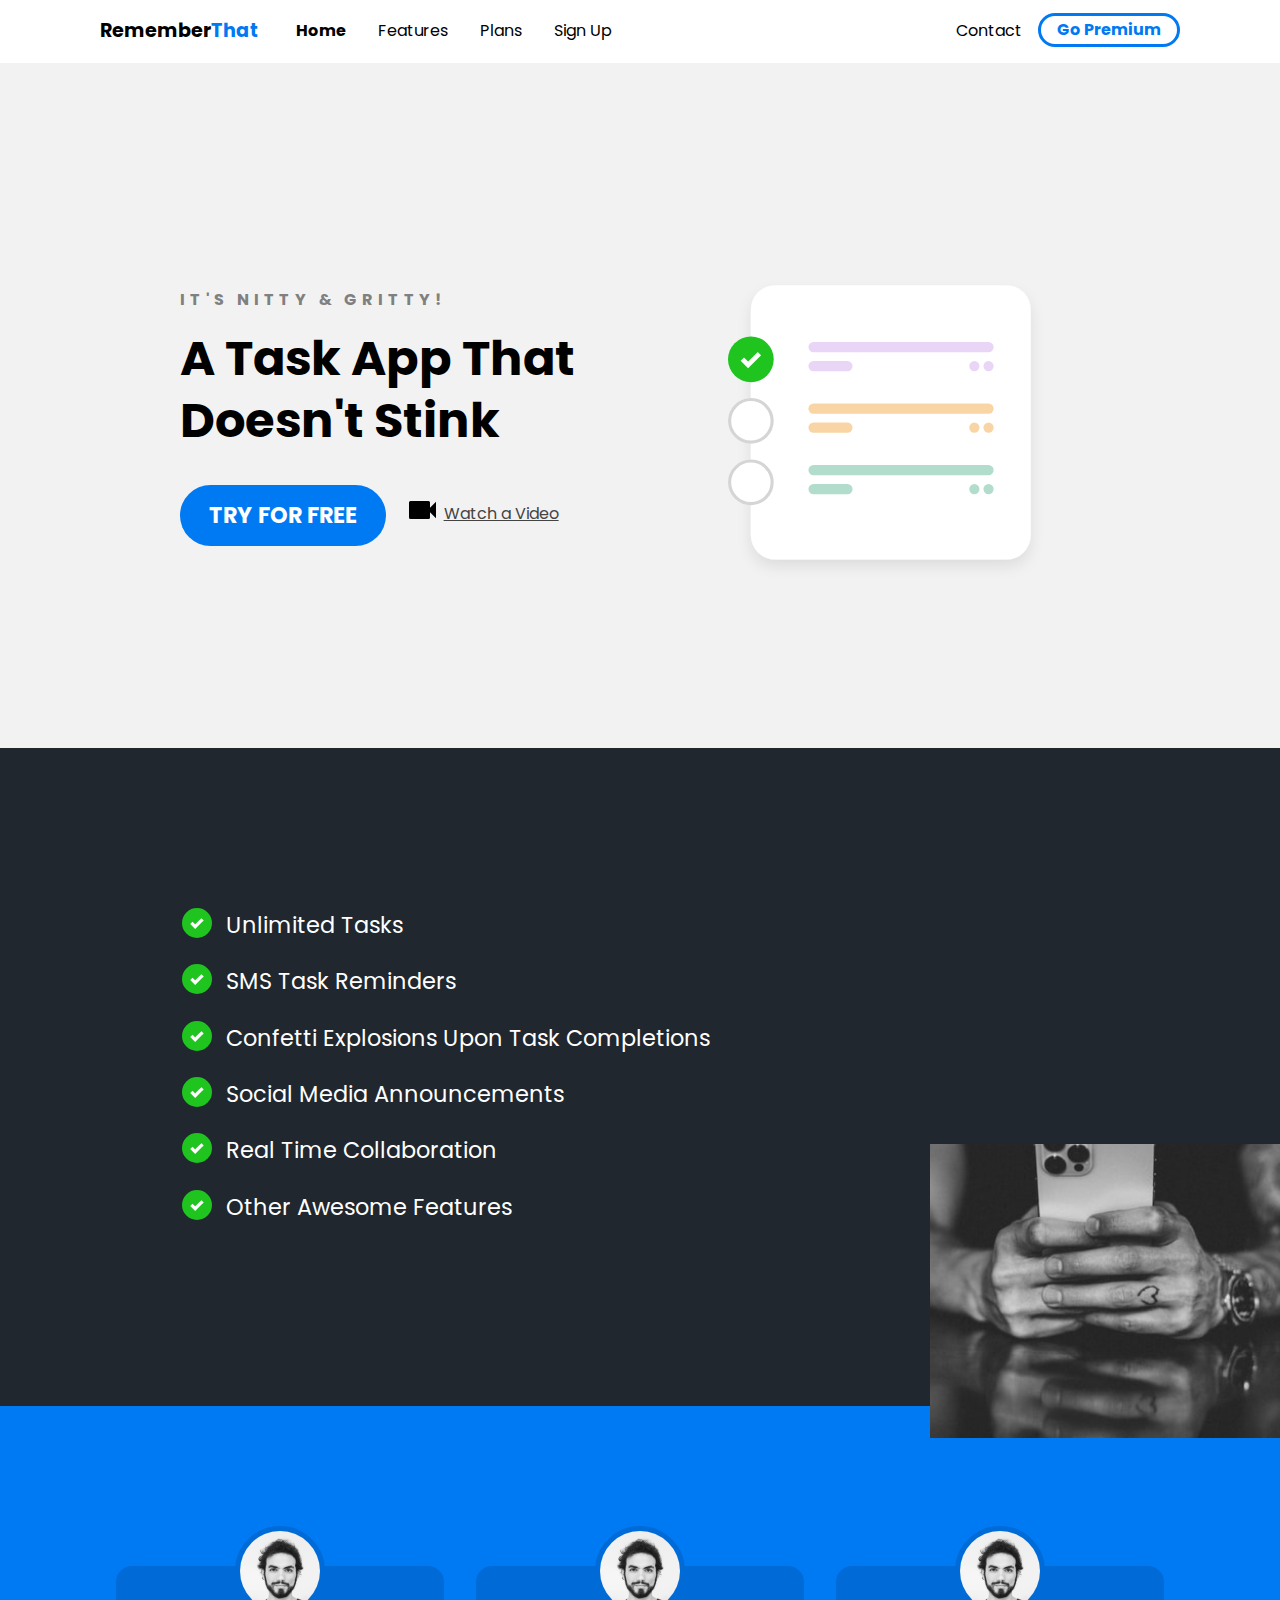
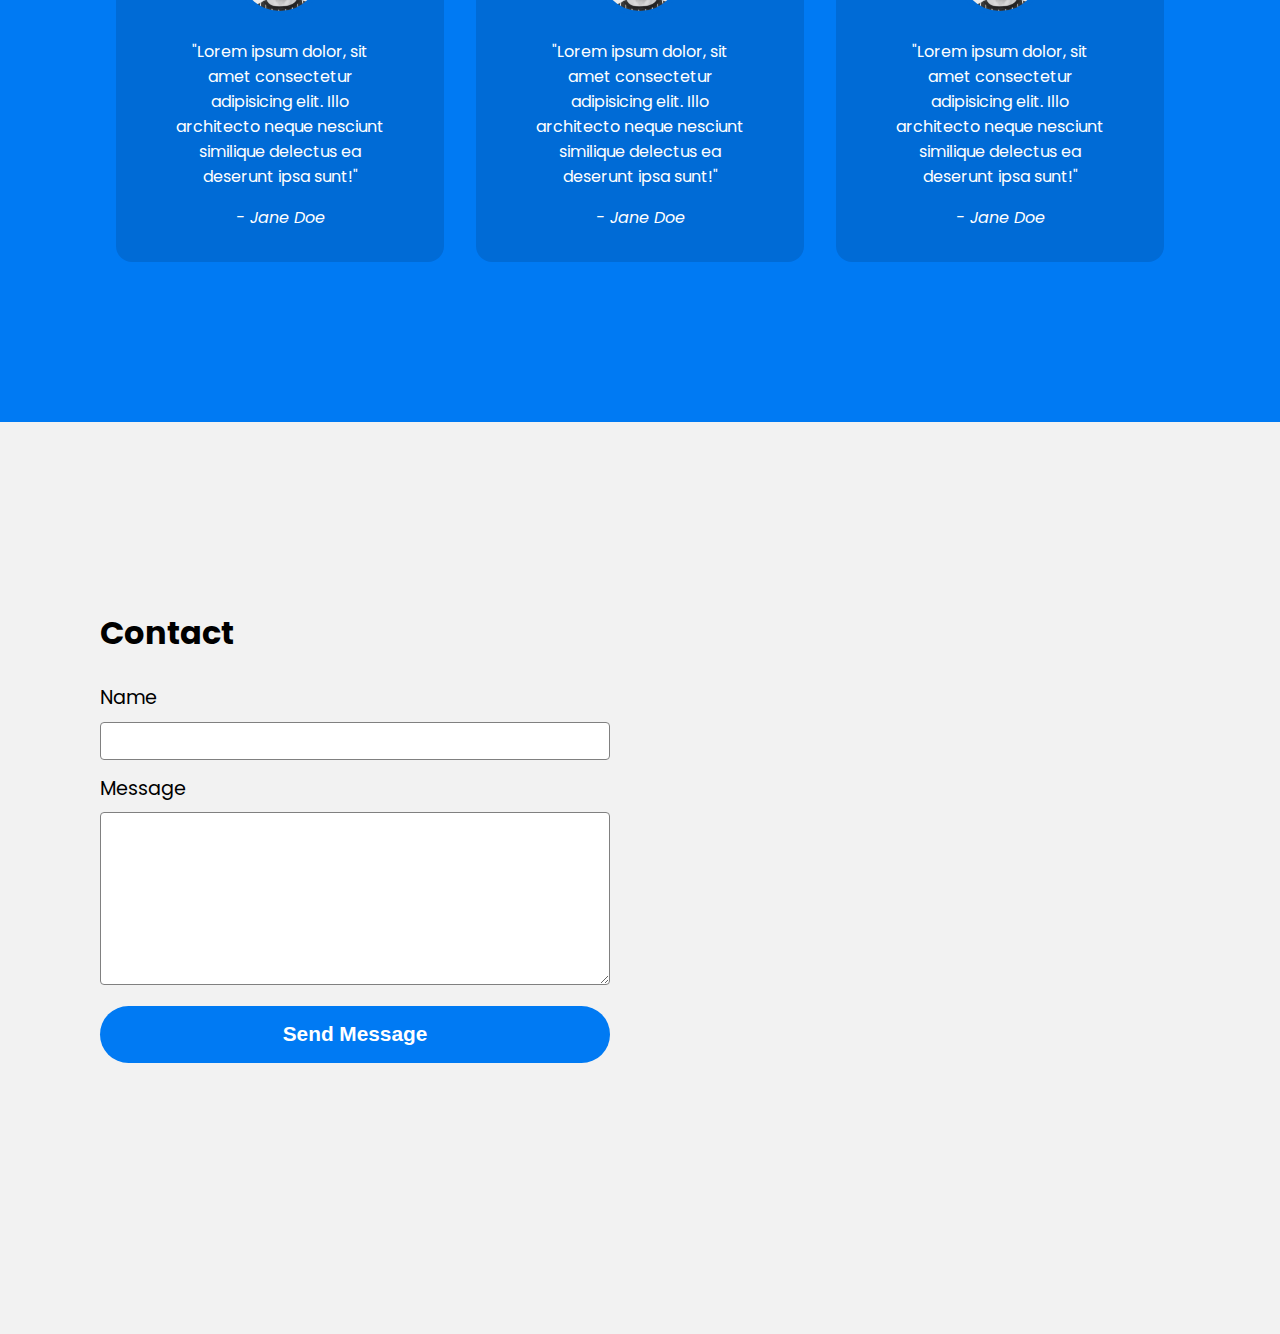
<file: index.html>
<!DOCTYPE html>
<html lang="en">

    <head>
        <meta charset="UTF-8">
        <meta http-equiv="X-UA-Compatible" content="IE=edge">
        <meta name="viewport" content="width=device-width, initial-scale=1.0">
        <title>RememberThat</title>
        <link rel="shortcut icon" href="./img/pen.png">
        <link rel="stylesheet" href="./CSS/main.css">
    </head>
    
    <body>
        <div class="navbar">
            <div class="container">
                <a class="logo" href="/">Remember<span>That</span></a>

                <img id="mobile-cta" class="mobile-menu" src="img/menu.svg" alt="Open Navigation">

                <nav>

                    <img id="mobile-exit" class="mobile-menu-exit" src="img/exit.svg" alt="Close Navigation">

                    <ul class="primary-nav">
                        <li class="current"><a href="./">Home</a></li>
                        <li><a href="./pages/features.html">Features</a></li>
                        <li><a href="./pages/premium/premium.html">Plans</a></li>
                        <li><a href="./pages/regestration/regestration.html">Sign Up</a></li>
                    </ul>

                    <ul class="secondary-nav">
                        <li><a href="./pages/contact/contact.html">Contact</a></li>
                        <li class="go-premium-cta"><a href="./pages/premium/premium.html">Go Premium</a></li>
                    </ul>

                </nav>

            </div>
        </div>

        <section class="hero">
            <div class="container">
                <div class="left-col">

                    <p class="subhead">It's Nitty &amp; Gritty!</p>

                    <h1>A Task App That Doesn't Stink</h1>

                    <div class="hero-cta">
                        <a href="./pages/Regestration/regestration.html" class="primary-cta">Try For Free</a>
                        <a href="https://youtu.be/oPo2X1RJn9M" class="watch-video-cta">
                            <img src="img/watch.svg" alt="Watch A Video">Watch a Video
                        </a>
                    </div>

                </div>

                <img class="hero-img" src="img/illustration.svg" alt="Illustration">

            </div>
        </section>

        <section class="features-section">
            <div class="container">
                <ul class="features-list">
                    <li>Unlimited Tasks</li>
                    <li>SMS Task Reminders</li>
                    <li>Confetti Explosions Upon Task Completions</li>
                    <li>Social Media Announcements</li>
                    <li>Real Time Collaboration</li>
                    <li>Other Awesome Features</li>
                </ul>

                <img src="img/holding-phone.jpg" alt="Man Holding phone">

            </div>
        </section>

        <section class="testimonials-section">
            <div class="container">
                <ul>
                    <li>
                        <img src="img/person.jpg" alt="Person">

                        <blockquote>"Lorem ipsum dolor, sit amet consectetur adipisicing elit. Illo architecto neque nesciunt similique delectus ea deserunt ipsa sunt!"</blockquote>
                        <cite>- Jane Doe</cite>

                    </li>

                    <li>
                        <img src="img/person.jpg" alt="Person">

                        <blockquote>"Lorem ipsum dolor, sit amet consectetur adipisicing elit. Illo architecto neque nesciunt similique delectus ea deserunt ipsa sunt!"</blockquote>
                        <cite>- Jane Doe</cite>

                    </li>

                    <li>
                        <img src="img/person.jpg" alt="Person">

                        <blockquote>"Lorem ipsum dolor, sit amet consectetur adipisicing elit. Illo architecto neque nesciunt similique delectus ea deserunt ipsa sunt!"</blockquote>
                        <cite>- Jane Doe</cite>

                    </li>

                </ul>
            </div>
        </section>

        <section class="contact-section">
            <div class="container">
                
                <div class="contact-left">
                    <h2>Contact</h2>

                    <form>
                        
                        <label for="name">Name</label>
                        <input type="text" name="name" id="name" autocomplete="off">

                        <label for="message">Message</label>
                        <textarea name="message" id="message" cols="30" rows="10"></textarea>

                        <input id="submit-btn" type="submit" class="send-message-cta" value="Send Message">

                    </form>

                </div>

                <div class="contact-right">
                    <iframe src="https://www.google.com/maps/embed?pb=!1m18!1m12!1m3!1d3344.370086124347!2d-96.77966498496313!3d33.046722280891444!2m3!1f0!2f0!3f0!3m2!1i1024!2i768!4f13.1!3m3!1m2!1s0x864c22ee7d7efcf7%3A0x99470889ac05963!2sPreston%20Meadow%20Park!5e0!3m2!1sen!2sus!4v1621201905031!5m2!1sen!2sus" width="600" height="450" style="border:0;" allowfullscreen="" loading="lazy"></iframe>
                </div>

            </div>
        </section>

        <script src="./script.js"/>
        
    </body>

</html>
</file>
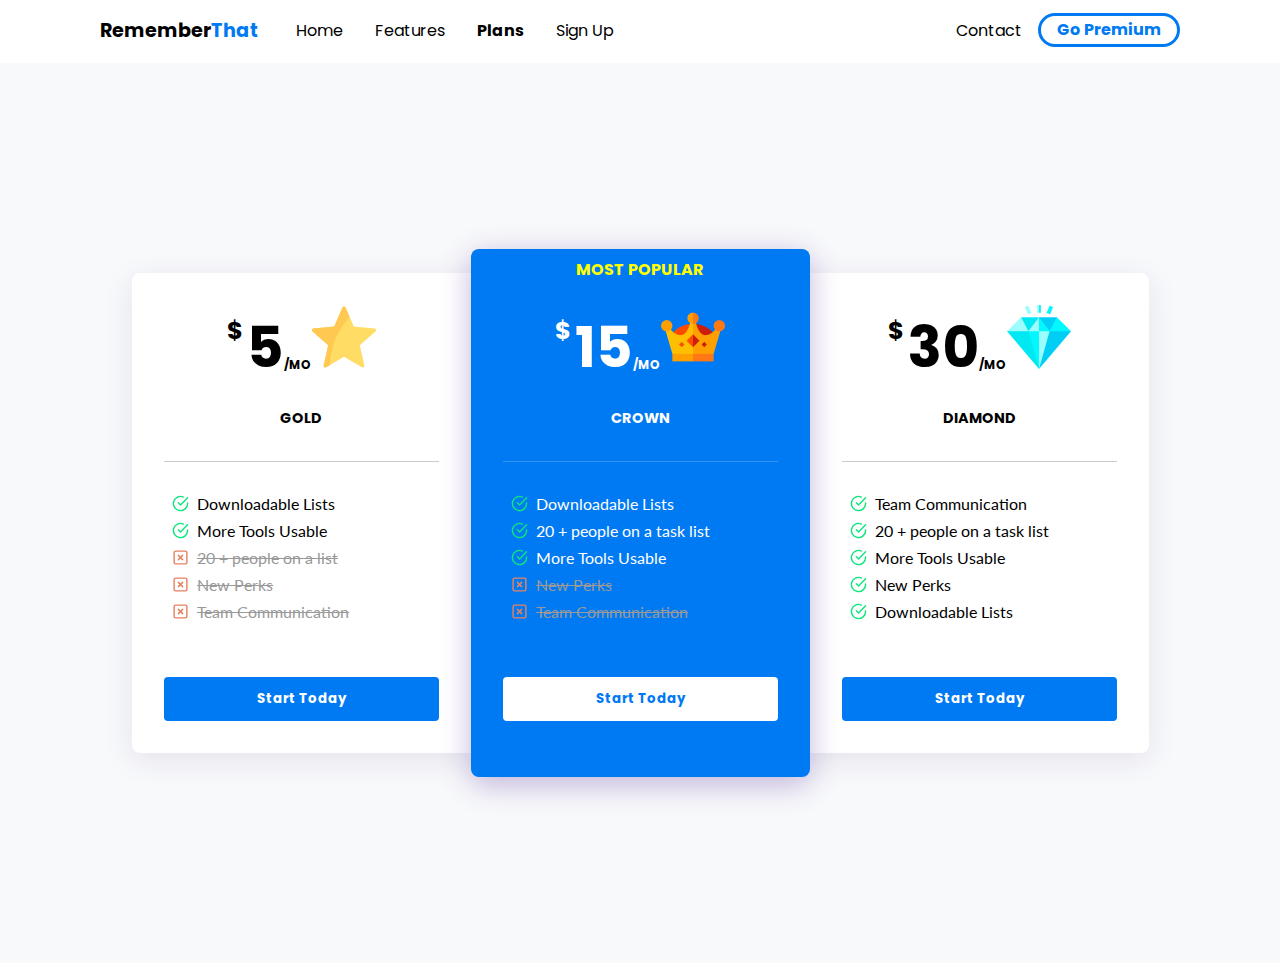
<file: pages/Premium/premium.html>
<!DOCTYPE html>
<html lang="en">

<head>
    <meta charset="UTF-8">
    <meta http-equiv="X-UA-Compatible" content="IE=edge">
    <meta name="viewport" content="width=device-width, initial-scale=1.0">
    <title>RememberThat</title>
    <link rel="shortcut icon" href="../../img/pen.png">
    <link rel="stylesheet" href="./premium.css">
</head>

<body>

    <div class="navbar">
        <div class="container">
            <a class="logo" href="/">Remember<span>That</span></a>

            <img id="mobile-cta" class="mobile-menu" src="../../img/menu.svg" alt="Open Navigation">

            <nav>

                <img id="mobile-exit" class="mobile-menu-exit" src="../../img/exit.svg" alt="Close Navigation">

                <ul class="primary-nav">
                    <li><a href="/">Home</a></li>
                    <li><a href="./pages/features.html">Features</a></li>
                    <li class="current"><a href="./premium.html">Plans</a></li>
                    <li><a href="../Regestration/regestration.html">Sign Up</a></li>
                </ul>

                <ul class="secondary-nav">
                    <li><a href="./pages/contact.html">Contact</a></li>
                    <li class="go-premium-cta"><a href="./premium.html">Go Premium</a></li>
                </ul>

            </nav>

        </div>
    </div>

    <section class="price-comparison">

        <div class="price-column">

            <div class="price-header">

                <div class="price">

                    <div class="dollar-sign">$</div>
                    5
                    <div class="per-month">/mo</div>

                    <div class="plan-icon">
                        <img src="../../img/star.svg">
                    </div>

                </div>

                <div class="plan-name">Gold</div>

            </div>

            <div class="divider"></div>

            <div class="feature">
                <img src="../../img/check-circle.svg">

                Downloadable Lists
            </div>

            <div class="feature">
                <img src="../../img/check-circle.svg">

                More Tools Usable
            </div>

            <div class="feature inactive">
                <img src="../../img/x-square.svg">

                20 + people on a list
            </div>

            <div class="feature inactive">
                <img src="../../img/x-square.svg">

                New Perks
            </div>

            <div class="feature inactive">
                <img src="../../img/x-square.svg">

                Team Communication
            </div>

            <button class="cta">Start Today</button>

        </div>

        <div class="price-column best-seller">

            <div class="most-popular">Most Popular</div>

            <div class="price-header">

                <div class="price">

                    <div class="dollar-sign">$</div>
                    15
                    <div class="per-month">/mo</div>

                    <div class="plan-icon">
                        <img src="../../img/crowns.png">
                    </div>

                </div>

                <div class="plan-name">Crown</div>

            </div>

            <div class="divider"></div>

            <div class="feature">
                <img src="../../img/check-circle.svg">

                Downloadable Lists
            </div>

            <div class="feature">
                <img src="../../img/check-circle.svg">

                20 + people on a task list
            </div>

            <div class="feature">
                <img src="../../img/check-circle.svg">

                More Tools Usable
            </div>

            <div class="feature inactive">
                <img src="../../img/x-square.svg">

                New Perks
            </div>

            <div class="feature inactive">
                <img src="../../img/x-square.svg">

                Team Communication
            </div>

            <button class="cta">Start Today</button>

        </div>

        <div class="price-column">

            <div class="price-header">

                <div class="price">

                    <div class="dollar-sign">$</div>
                    30
                    <div class="per-month">/mo</div>

                    <div class="plan-icon">
                        <img src="../../img/diamond.png">
                    </div>

                </div>

                <div class="plan-name">Diamond</div>

            </div>

            <div class="divider"></div>

            <div class="feature">
                <img src="../../img/check-circle.svg">

                Team Communication
            </div>

            <div class="feature">
                <img src="../../img/check-circle.svg">

                20 + people on a task list
            </div>

            <div class="feature">
                <img src="../../img/check-circle.svg">

                More Tools Usable
            </div>

            <div class="feature">
                <img src="../../img/check-circle.svg">

                New Perks
            </div>

            <div class="feature">
                <img src="../../img/check-circle.svg">

                Downloadable Lists
            </div>

            <button class="cta">Start Today</button>

        </div>

    </section>

    <script src="../../script.js"></script>

</body>

</html>
</file>
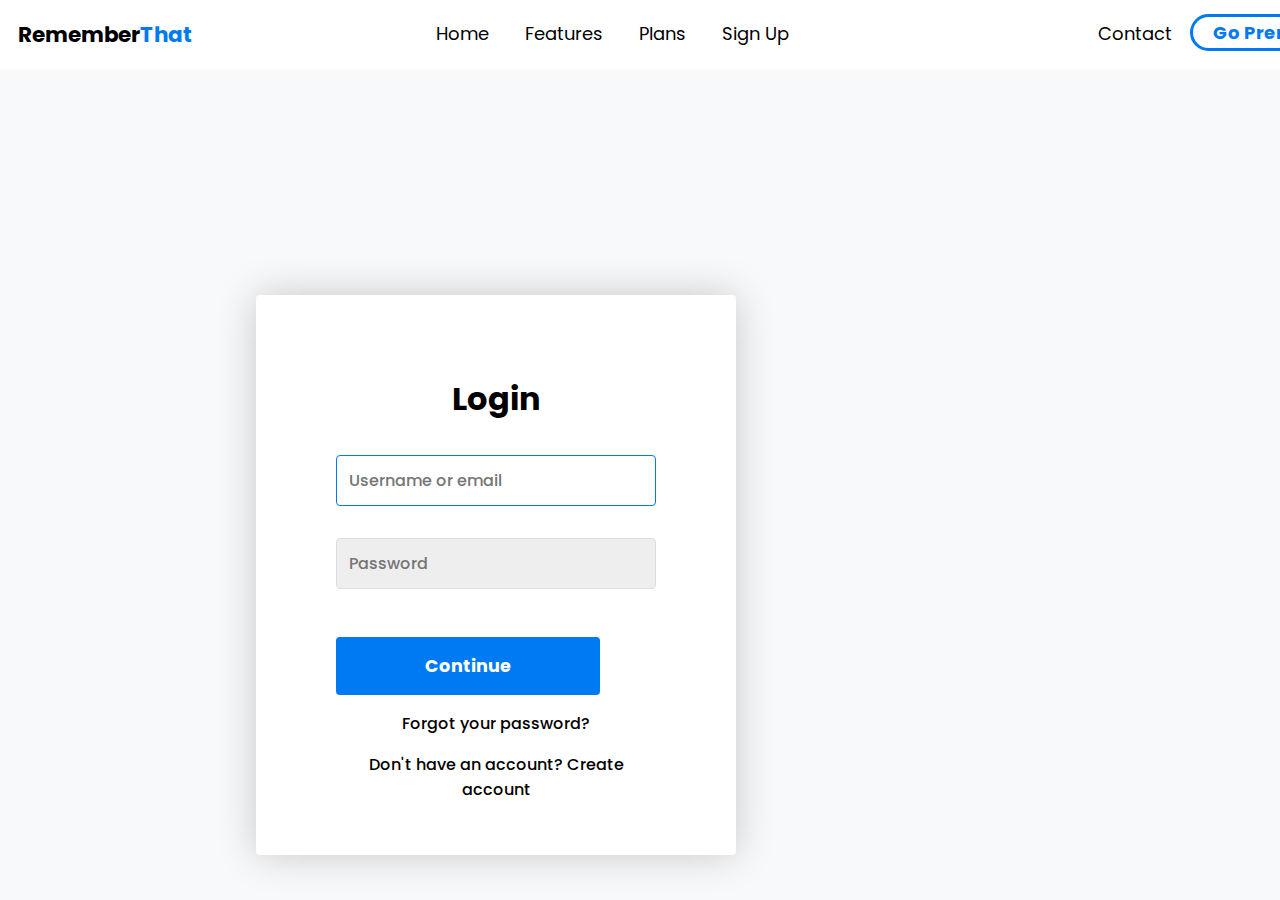
<file: pages/Regestration/regestration.html>
<!DOCTYPE html>
<html lang="en">

<head>
    <meta name="viewport" content="width=device-width, initial-scale=1.0">
    <meta charset="utf-8">
    <title>RememberThat</title>
    <link rel="shortcut icon" href="../../img/pen.png">
    <link rel="stylesheet" href="./regestration.css">
</head>

<body>

    <div class="navbar">
        <a class="logo" href="/">Remember<span>That</span></a>

        <img id="mobile-cta" class="mobile-menu" src="../../img/menu.svg" alt="Open Navigation">

        <nav>

            <img id="mobile-exit" class="mobile-menu-exit" src="../../img/exit.svg" alt="Close Navigation">

            <ul class="primary-nav" style="margin-left: 12.5em;">
                <li><a href="/">Home</a></li>
                <li><a href="./pages/features.html">Features</a></li>
                <li><a href="../premium/premium.html">Plans</a></li>
                <li><a href="./regestration.html">Sign Up</a></li>
            </ul>

            <ul class="secondary-nav">
                <li><a href="../contact/contact.html">Contact</a></li>
                <li class="go-premium-cta"><a href="../premium/premium.html">Go Premium</a></li>
            </ul>

        </nav>

    </div>

    <div class="container">

        <form class="form" id="login">

            <h1 class="form__title">Login</h1>

            <div class="form__message form__message"></div>

            <div class="form__input-group">
                <input type="text" class="form__input" autofocus placeholder="Username or email">
            </div>

            <div class="form__input-group">
                <input type="password" class="form__input" autofocus placeholder="Password">
            </div>

            <button class="form__button" type="submit">Continue</button>

            <p class="form__text">
                <a href="#" class="form__link">Forgot your password?</a>
            </p>

            <p class="form__text">
                <a class="form__link" id="linkCreateAccount">Don't have an account? Create account</a>
            </p>

        </form>

        <form class="form form--hidden" id="createAccount">

            <h1 class="form__title">SIgn Up</h1>

            <div class="form__message form__message--error"></div>

            <div class="form__input-group">
                <input type="text" id="signupUsername" class="form__input" autofocus placeholder="Username">
            </div>

            <div class="form__input-group">
                <input type="text" class="form__input" autofocus placeholder="Email Address">
            </div>

            <div class="form__input-group">
                <input type="password" class="form__input" autofocus placeholder="Password">
            </div>

            <div class="form__input-group">
                <input type="password" class="form__input" autofocus placeholder="Confirm password">
            </div>

            <button class="form__button" type="submit">Continue</button>

            <p class="form__text">
                <a class="form__link" id="linkLogin">Already have an account? Sign in</a>
            </p>

        </form>

    </div>

    <script src="./script.js"></script>
    <script src="../../script.js"></script>

</body>

</html>
</file>
<file: CSS/main.css>
@import url("https://fonts.googleapis.com/css2?family=Poppins:wght@400;700&display=swap");
:root {
  --primary-color: #007AF3;
}

body {
  background-color: #F2F2F2;
  margin: 0;
  font-family: 'Poppins', sans-serif;
}

.navbar {
  background: white;
  padding: 1em;
}

.navbar .logo {
  text-decoration: none;
  font-weight: bold;
  color: black;
  font-size: 1.2em;
  transition: 100ms;
}

.logo {
  transition: 100ms;
  transform: scale(1);
}

.logo:hover, .logo:focus {
  transform: scale(1.1);
}

.navbar .logo span {
  color: var(--primary-color);
}

.navbar nav {
  display: none;
}

.navbar .container {
  display: -webkit-box;
  display: -ms-flexbox;
  display: flex;
  place-content: space-between;
}

.navbar .mobile-menu {
  cursor: pointer;
}

a {
  color: #444444;
}

ul {
  list-style-type: none;
  margin: 0;
  padding: 0;
}

section {
  padding: 5em 2em;
}

nav.menu-btn {
  display: block;
}

nav {
  position: fixed;
  z-index: 999;
  width: 66%;
  right: 0;
  top: 0;
  background: #20272E;
  height: 100vh;
  padding: 1em;
}

.hero {
  text-align: center;
}

.left-col .subhead {
  text-transform: uppercase;
  font-weight: bold;
  color: gray;
  letter-spacing: .3em;
}

.left-col h1 {
  font-size: 2.5em;
  line-height: 1.3em;
  margin-top: .2em;
}

.left-col .primary-cta {
  background: var(--primary-color);
  color: white;
  text-decoration: none;
  padding: .6em 1.3em;
  font-size: 1.4em;
  border-radius: 5em;
  font-weight: bold;
  display: inline-block;
  text-transform: uppercase;
}

.left-col .watch-video-cta {
  display: block;
  margin-top: 1em;
}

.left-col .watch-video-cta img {
  margin-right: .5em;
}

.hero-img {
  width: 70%;
  margin-top: 3em;
}

section.features-section {
  background: #20272E;
  color: white;
}

ul.features-list {
  margin: 0;
  padding-left: .1em;
  display: -ms-grid;
  display: grid;
  -ms-grid-columns: (minmax(19rem, 1fr))[auto-fit];
  grid-template-columns: repeat(auto-fit, minmax(19rem, 1fr));
}

ul.features-list li {
  font-size: 1.1em;
  margin-bottom: 1em;
  margin-left: 2em;
  position: relative;
}

ul.features-list li:before {
  content: '';
  left: -2em;
  position: absolute;
  width: 20px;
  height: 20px;
  background-image: url("../img/bullet.svg");
  background-size: contain;
  margin-right: .5em;
}

.features-section img {
  display: none;
}

.testimonials-section {
  background: var(--primary-color);
  color: white;
}

.testimonials-section li {
  background: #006BD6;
  text-align: center;
  padding: 2em 1em;
  width: 80%;
  margin: 0 auto 5em auto;
  border-radius: 1em;
}

.testimonials-section li img {
  width: 5em;
  height: 5em;
  border: 5px solid #006BD6;
  border-radius: 50%;
  margin-top: -4.5em;
}

h2 {
  font-size: 2em;
}

label {
  display: block;
  font-size: 1.2em;
  margin-bottom: .5em;
}

input, textarea {
  width: 100%;
  padding: .8em;
  margin-bottom: 1em;
  border-radius: .3em;
  border: 1px solid gray;
  -webkit-box-sizing: border-box;
  box-sizing: border-box;
}

input[type=submit] {
  background-color: var(--primary-color);
  color: white;
  font-weight: bold;
  font-size: 1.3em;
  border: none;
  margin-bottom: 5em;
  border-radius: 5em;
  display: inline-block;
  padding: .8em 2em;
  cursor: pointer;
}

input[type=button] {
  cursor: pointer;
}

iframe {
  width: 100%;
  height: 300px;
}

nav.menu-btn {
  display: block;
}

nav {
  position: fixed;
  z-index: 999;
  width: 66%;
  right: 0;
  top: 0;
  background: #20272E;
  height: 100vh;
  padding: 1em;
}

nav ul.primary-nav {
  margin-top: 5em;
}

nav li a {
  color: white;
  text-decoration: none;
  display: block;
  padding: 1.3em;
  text-align: right;
}

nav li a:hover {
  font-weight: bold;
}

.mobile-menu-exit {
  float: right;
  margin: .5em;
  cursor: pointer;
}

@media only screen and (min-width: 768px) {
  .mobile-menu, .mobile-menu-exit {
    display: none;
  }
  .navbar .container {
    display: -ms-grid;
    display: grid;
    -ms-grid-columns: 180px auto;
    grid-template-columns: 180px auto;
    -webkit-box-pack: unset;
    -ms-flex-pack: unset;
    justify-content: unset;
  }
  .navbar nav {
    display: -webkit-box;
    display: -ms-flexbox;
    display: flex;
    -webkit-box-pack: justify;
    -ms-flex-pack: justify;
    justify-content: space-between;
    background: none;
    position: unset;
    height: auto;
    width: 100%;
    padding: 0;
  }
  .navbar nav ul {
    display: -webkit-box;
    display: -ms-flexbox;
    display: flex;
  }
  .navbar nav a {
    color: black;
    font-size: 1em;
    padding: .1em 1em;
  }
  .navbar nav ul.primary-nav {
    margin: 0;
  }
  .navbar nav li.current a {
    font-weight: bold;
  }
  .navbar nav li.go-premium-cta a {
    color: var(--primary-color);
    border: 3px solid var(--primary-color);
    font-weight: bold;
    border-radius: 5em;
    margin-top: -.2em;
  }
  .navbar nav li.go-premium-cta a:hover {
    background: var(--primary-color);
    color: white;
  }
}

@media only screen and (min-width: 1080px) {
  .container {
    width: 1080px;
    margin: 0 auto;
  }
  section {
    padding: 10em 4em;
  }
  .hero .container {
    display: -webkit-box;
    display: -ms-flexbox;
    display: flex;
    -webkit-box-pack: justify;
    -ms-flex-pack: justify;
    justify-content: space-between;
    text-align: left;
  }
  .hero .container .left-col {
    margin: 3em 3em 0 5em;
  }
  .hero .container .left-col h1 {
    font-size: 3em;
    width: 90%;
  }
  .hero-img {
    width: 30%;
    margin-right: 8em;
  }
  .hero-cta {
    display: -webkit-box;
    display: -ms-flexbox;
    display: flex;
  }
  .primary-cta {
    margin-right: 1em;
  }
  ul.features-list {
    display: block;
    margin-left: 5em;
  }
  ul.features-list li {
    font-size: 1.4em;
  }
  ul.features-list li:before {
    width: 30px;
    height: 30px;
  }
  .features-section {
    position: relative;
  }
  .features-section img {
    display: block;
    position: absolute;
    right: 0;
    width: 350px;
    bottom: -2em;
  }
  .testimonials-section ul {
    display: -webkit-box;
    display: -ms-flexbox;
    display: flex;
  }
  .testimonials-section ul li {
    margin: 0 1em;
  }
  .contact-section {
    position: relative;
  }
  .contact-section .container {
    display: -webkit-box;
    display: -ms-flexbox;
    display: flex;
  }
  .contact-right {
    position: absolute;
    right: 0;
    top: 0;
    width: 45%;
    height: 100%;
  }
  .contact-right iframe {
    height: 100%;
  }
}

@media only screen and (min-width: 1450px) {
  .features-section:before {
    content: '';
    position: absolute;
    width: 10%;
    height: 20em;
    background: var(--primary-color);
    left: 0%;
    top: -4em;
  }
  .features-section:after {
    content: '';
    position: absolute;
    width: 200px;
    height: 20em;
    background: url("../img/dots.svg") no-repeat;
    left: 4.5em;
    top: 2em;
  }
}
</file>
<file: pages/Premium/premium.css>
@import url("https://fonts.googleapis.com/css2?family=Poppins:wght@400;700&display=swap");
@import url("https://fonts.googleapis.com/css2?family=Lato:wght@400&display=swap");
:root {
    --primary-color: #007AF3;
    --heading-font-family: 'Poppins', sans-serif;
    --body-font-family: 'Lato', sans-serif;
}

body {
    margin: 0;
    background-color: #F8F9FB;
    font-family: 'Poppins', sans-serif;
}

/* ////////////////////////////// */

/* PRICE COMPARISON */

/* ////////////////////////////// */

.price-comparison {
    margin: 0;
    padding: 0;
    font-family: var(--body-font-family);
    min-width: 100vh;
    min-height: 100vh;
    display: flex;
    justify-content: center;
    align-items: center;
    font-family: var(--body-font-family);
    width: 100%;
}

.price-column {
    background-color: white;
    box-shadow: 0 7px 30px rgba(52, 31, 97, 0.1);
    padding: 2rem;
    flex-grow: 1;
    flex-basis: 0;
    max-width: 275px;
    border-radius: 8px;
}

.price-column.best-seller {
    position: relative;
    background-color: var(--primary-color);
    box-shadow: 0 7px 30px rgba(60, 13, 135, 0.3);
    color: white;
    margin-top: -1.5rem;
    padding-top: 3.5rem;
    margin-bottom: -1.5rem;
    padding-bottom: 3.5rem;
}

.price-column:first-child {
    border-top-right-radius: 0;
    border-bottom-right-radius: 0;
}

.price-column:last-child {
    border-top-left-radius: 0;
    border-bottom-left-radius: 0;
}

.price-header {
    display: flex;
    flex-direction: column;
    align-items: center;
    font-family: var(--heading-font-family);
    font-weight: bold;
}

.price {
    font-size: 3.5rem;
    display: flex;
}

.dollar-sign {
    font-size: 1.5rem;
    margin-top: .5rem;
    margin-right: .25rem;
}

.per-month {
    font-size: .75rem;
    align-self: flex-end;
    margin-bottom: 1.1rem;
    text-transform: uppercase;
}

.plan-name {
    text-transform: uppercase;
    font-size: .9rem;
    margin-top: 1rem;
    margin-bottom: 0;
}

.divider {
    height: 1px;
    width: 100%;
    background-color: rgba(0, 0, 0, .2);
    margin-top: 2rem;
    margin-bottom: 2rem;
}

.price-column.best-seller .divider {
    background-color: rgba(255, 255, 255, .2);
}

.feature {
    display: flex;
    align-items: center;
    margin: .5rem;
}

.feature img {
    height: 1.1em;
    width: 1.1em;
    margin-right: .5rem;
}

.feature.inactive {
    color: #999;
    text-decoration-line: line-through;
}

.most-popular {
    position: absolute;
    top: .5rem;
    left: .5rem;
    right: .5rem;
    text-align: center;
    text-transform: uppercase;
    font-weight: bold;
    font-family: var(--heading-font-family);
    color: yellow;
}

.plan-icon img {
    width: 4rem
}

.cta {
    border: none;
    background-color: var(--primary-color);
    color: white;
    width: 100%;
    padding: .75rem 1rem;
    cursor: pointer;
    font-family: var(--heading-font-family);
    font-weight: bold;
    border-radius: 4px;
    margin-top: 3rem;
    transition: 100ms;
    transform: scale(1);
}

.price-column.best-seller .cta {
    background-color: white;
    color: var(--primary-color);
}

.cta:hover, .cta:focus {
    transform: scale(1.1);
}

/* ////////////////////////////// */

/* NAVBAR */

/* ////////////////////////////// */

.navbar {
    background: white;
    padding: 1em;
}

.navbar .logo {
    text-decoration: none;
    font-weight: bold;
    color: black;
    font-size: 1.2em;
}

.navbar .logo span {
    color: var(--primary-color);
}

.logo {
    transition: 100ms;
    transform: scale(1);
}

.logo:hover, .logo:focus {
    transform: scale(1.1);
}

.navbar nav {
    display: none;
}

.navbar .container {
    display: -webkit-box;
    display: -ms-flexbox;
    display: flex;
    place-content: space-between;
}

.navbar .mobile-menu {
    cursor: pointer;
}

a {
    color: #444444;
}

ul {
    list-style-type: none;
    margin: 0;
    padding: 0;
}

section {
    padding: 5em 2em;
}

nav.menu-btn {
    display: block;
}

nav {
    position: fixed;
    z-index: 999;
    width: 66%;
    right: 0;
    top: 0;
    background: #20272E;
    height: 100vh;
    padding: 1em;
}

nav ul.primary-nav {
    margin-top: 5em;
}

nav li a {
    color: white;
    text-decoration: none;
    display: block;
    padding: 1.3em;
    text-align: right;
}

nav li a:hover {
    font-weight: bold;
}

.mobile-menu-exit {
    float: right;
    margin: .5em;
    cursor: pointer;
}

@media only screen and (min-width: 768px) {
    .mobile-menu, .mobile-menu-exit {
        display: none;
    }
    .navbar .container {
        display: -ms-grid;
        display: grid;
        -ms-grid-columns: 180px auto;
        grid-template-columns: 180px auto;
        -webkit-box-pack: unset;
        -ms-flex-pack: unset;
        justify-content: unset;
    }
    .navbar nav {
        display: -webkit-box;
        display: -ms-flexbox;
        display: flex;
        -webkit-box-pack: justify;
        -ms-flex-pack: justify;
        justify-content: space-between;
        background: none;
        position: unset;
        height: auto;
        width: 100%;
        padding: 0;
    }
    .navbar nav ul {
        display: -webkit-box;
        display: -ms-flexbox;
        display: flex;
    }
    .navbar nav a {
        color: black;
        font-size: 1em;
        padding: .1em 1em;
    }
    .navbar nav ul.primary-nav {
        margin: 0;
    }
    .navbar nav li.current a {
        font-weight: bold;
    }
    .navbar nav li.go-premium-cta a {
        color: var(--primary-color);
        border: 3px solid var(--primary-color);
        font-weight: bold;
        border-radius: 5em;
        margin-top: -.2em;
    }
    .navbar nav li.go-premium-cta a:hover {
        background: var(--primary-color);
        color: white;
    }
}

@media only screen and (min-width: 1080px) {
    .container {
        width: 1080px;
        margin: 0 auto;
    }
}
</file>
<file: pages/Regestration/regestration.css>
@import url("https://fonts.googleapis.com/css2?family=Poppins:wght@400;700&display=swap");
:root {
    --primary-color: #007AF3;
    --heading-font-family: 'Poppins', sans-serif;
}

body {
    --primary-color: #007AF3;
    --primary-color-dark: #0c3fca;
    --border-radius: 4px;
    margin: 0;
    height: 100vh;
    display: flex;
    font-size: 18px;
    background-size: cover;
    background-color: #F8F9FB;
    font-family: 'Poppins', sans-serif;
}

/* ////////////////////////////// */

/* NAVBAR */

/* ////////////////////////////// */

.navbar {
    background: white;
    padding: 1em;
    padding-right: 11.4rem;
    position: absolute;
}

.primary-nav {
    position: relative;
    margin-right: 15rem;
    margin-left: 0;
}

.navbar .logo {
    text-decoration: none;
    font-weight: bold;
    color: black;
    font-size: 1.2em;
}

.navbar .logo span {
    color: var(--primary-color);
}

.logo {
    transition: 100ms;
    transform: scale(1);
}

.logo:hover, .logo:focus {
    transform: scale(1.1);
}

.navbar nav {
    display: none;
}

.navbar .container {
    display: -webkit-box;
    display: -ms-flexbox;
    display: flex;
    place-content: space-between;
}

.navbar .mobile-menu {
    cursor: pointer;
}

a {
    color: #444444;
}

ul {
    list-style-type: none;
    margin: 0;
    padding: 0;
}

section {
    padding: 5em 2em;
}

nav.menu-btn {
    display: block;
}

nav {
    position: fixed;
    z-index: 999;
    width: 100%;
    right: 0;
    top: 0;
    background: #20272E;
    height: 100vh;
    padding: 1em;
}

nav ul.primary-nav {
    margin-top: 5em;
}

nav li a {
    color: white;
    text-decoration: none;
    display: block;
    text-align: right;
}

nav li a:hover {
    font-weight: bold;
}

.mobile-menu-exit {
    float: right;
    margin: .5em;
    cursor: pointer;
}

@media only screen and (min-width: 768px) {
    .mobile-menu, .mobile-menu-exit {
        display: none;
    }
    .navbar .container {
        display: -ms-grid;
        display: grid;
        -ms-grid-columns: 180px auto;
        grid-template-columns: 180px auto;
        -webkit-box-pack: unset;
        -ms-flex-pack: unset;
        justify-content: unset;
    }
    .navbar nav {
        display: -webkit-box;
        display: -ms-flexbox;
        display: flex;
        -webkit-box-pack: justify;
        -ms-flex-pack: justify;
        justify-content: space-between;
        background: none;
        position: unset;
        height: auto;
        width: 100%;
        padding: 0;
    }
    .navbar nav ul {
        display: -webkit-box;
        display: -ms-flexbox;
        display: flex;
    }
    .navbar nav a {
        color: black;
        font-size: 1em;
        padding: .1em 1em;
    }
    .navbar nav ul.primary-nav {
        margin: 0;
    }
    .navbar nav li.current a {
        font-weight: bold;
    }
    .navbar nav li.go-premium-cta a {
        color: var(--primary-color);
        border: 3px solid var(--primary-color);
        font-weight: bold;
        border-radius: 5em;
        margin-top: -.2em;
    }
    .navbar nav li.go-premium-cta a:hover {
        background: var(--primary-color);
        color: white;
    }
}

@media only screen and (min-width: 1080px) {
    .container {
        width: 1080px;
        margin: 0 auto;
    }
}

/* //////////////////////// */

/*  SIGN UP & LOG IN FORMS */

/* ///////////////////////// */

.container {
    width: 200px;
    height: 400px;
    position: absolute;
    padding: 2rem;
    position: absolute;
    left: 20%;
    bottom: 5%;
    box-shadow: 0 0 40px rgba(0, 0, 0, 0.2);
    border-radius: var(--border-radius);
    background: #ffffff;
}

.container, .form__input, .form__button {
    font: 500 1rem 'Poppins', sans-serif;
    margin-top: 10%;
}

.form--hidden {
    display: none;
}

.form>*:first-child {
    margin-top: 0;
}

.form>*:last-child {
    margin-bottom: 0;
}

.form__title {
    margin-bottom: 2rem;
    text-align: center;
}

.form__message {
    text-align: center;
    margin-bottom: 1rem;
}

.form__message--success {
    color: var(--color-success);
}

.form__message--error {
    color: var(--color-error);
}

.form__input-group {
    margin-bottom: 1rem;
}

.form__input {
    display: block;
    width: 100%;
    padding: 0.75rem;
    box-sizing: border-box;
    border-radius: var(--border-radius);
    border: 1px solid #dddddd;
    outline: none;
    background: #eeeeee;
    transition: background 0.2s, border-color 0.2s;
}

.form__input:focus {
    border-color: var(--primary-color);
    background: #ffffff;
}

.form__input--error {
    color: var(--color-error);
    border-color: var(--color-error);
}

.form__input-error-message {
    margin-top: 0.5rem;
    font-size: 0.85rem;
    color: var(--color-error);
}

.form__button {
    width: 100%;
    padding: 1rem 2rem;
    font-weight: bold;
    font-size: 1.1rem;
    color: #ffffff;
    border: none;
    border-radius: var(--border-radius);
    outline: none;
    cursor: pointer;
    background: var(--primary-color);
}

.form__button:hover {
    background: var(--primary-color-dark);
}

.form__button:active {
    transform: scale(0.98);
}

.form__text {
    text-align: center;
}

.form__link {
    color: var(--color-secondary);
    text-decoration: none;
    cursor: pointer;
}

.form__link:hover {
    text-decoration: underline;
}

.form__button:hover {
    background: var(--primary-color-dark);
}

.form__button:active {
    transform: scale(0.98);
}

.form__text {
    text-align: center;
}

.form__link {
    color: var(--color-secondary);
    text-decoration: none;
    cursor: pointer;
}

.form__link:hover {
    text-decoration: underline;
}

@media only screen and (min-width: 375px) {
    
    .container {
        margin-bottom: 6em;
    }

}

@media only screen and (min-width: 540px) {

    .navbar {
        width: 19em;
    }

}

@media only screen and (min-width: 768px) {
    
    .container {
        padding: 5pc
    }

    .navbar {
        width: 59em;
        display: flex;
    }

    .logo {
        transition: 100ms;
        transform: scale(1);
    }
    
    .logo:hover, .logo:focus {
        transform: scale(1.1);
    }

}

@media only screen and (min-width: 1020px) {

    .container {
        margin: 0;
    }

    .navbar {
        width: 49em;
    }

}

@media only screen and (min-width: 1080px) {
    .navbar {
        display: flex;
        width: 54.9rem
    }
    .go-premium-cta {
        font-size: 1em;
        width: 9em;
    }
    .container {
        padding-right: 10em;
    }
}

@media only screen and (min-width: 1220px) {

    .navbar {
        width: 83.4rem;
    }

    .container {
        display: flex;
        padding-right: 12.5em;
    }

    .form__input {
        width: 20em;
    }

    .form__button {
        width: 15em;
    }

}
</file>
